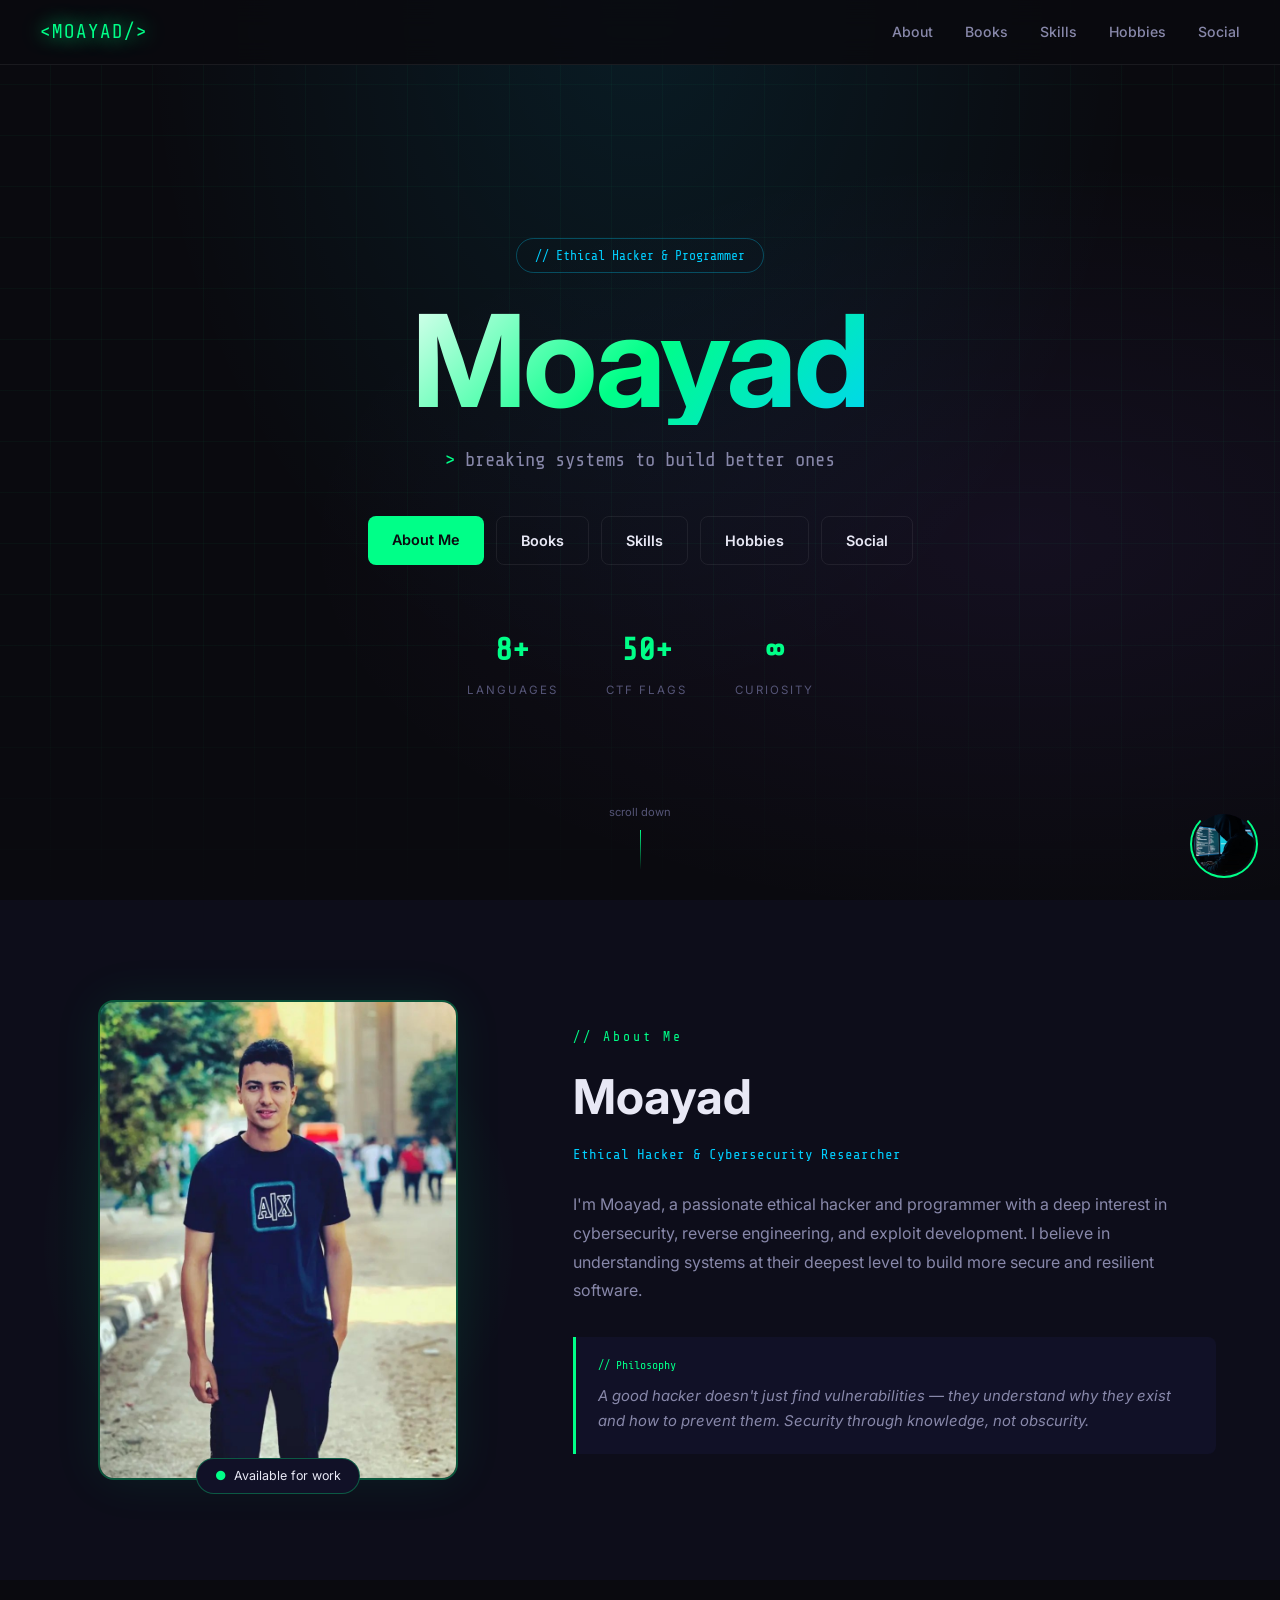
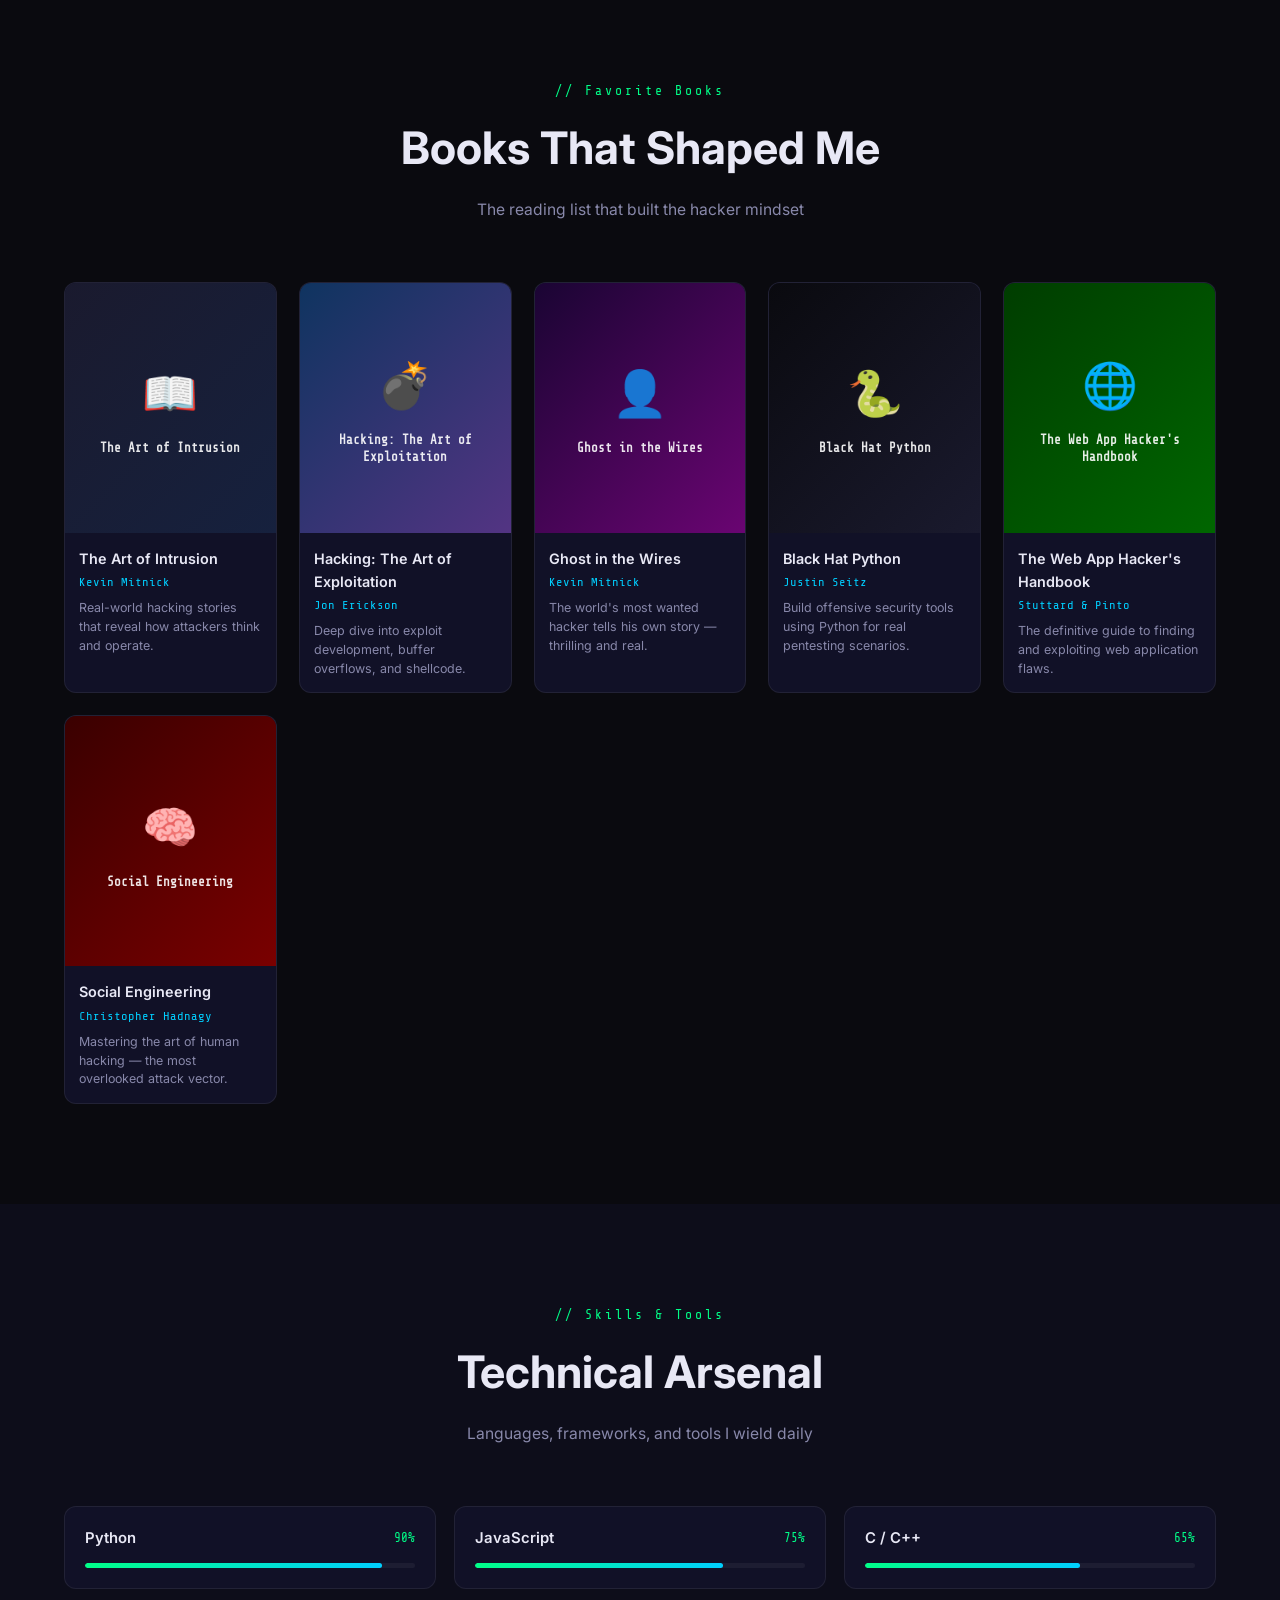
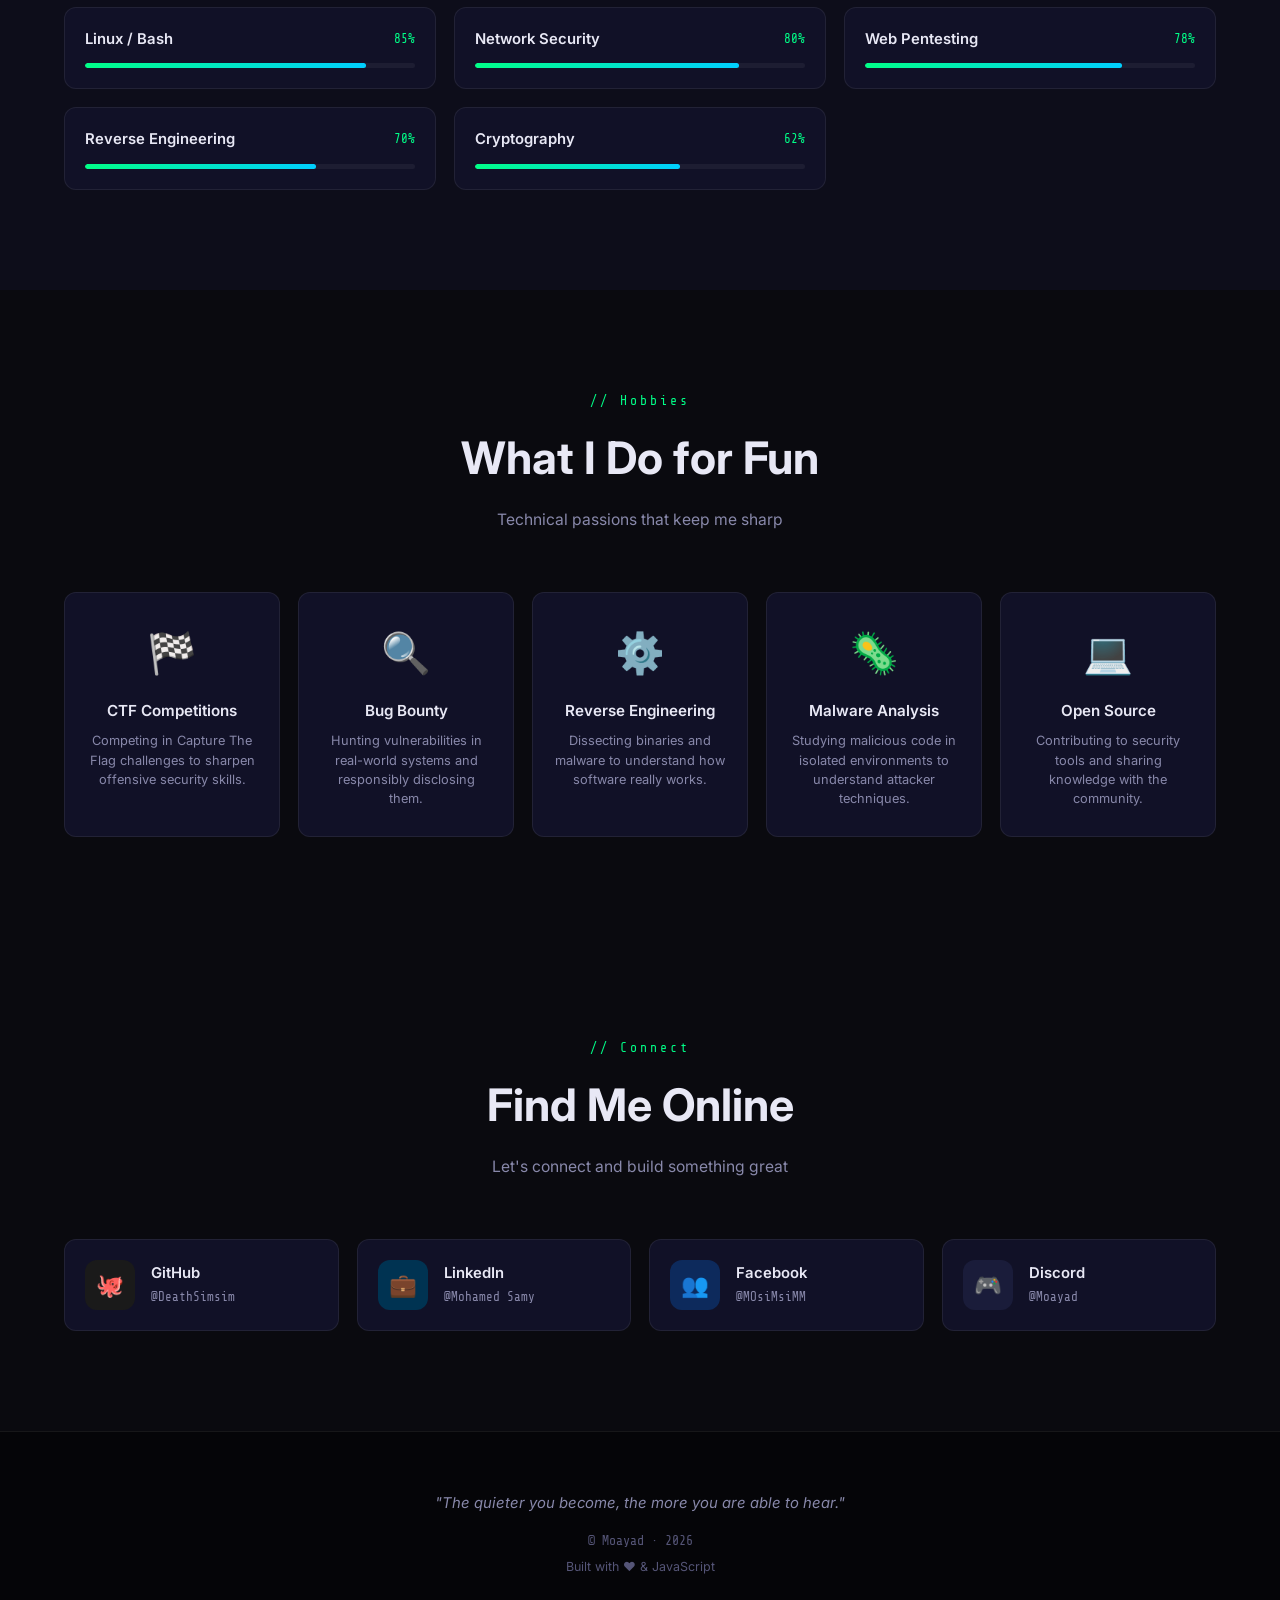
<file: index.html>
<!DOCTYPE html>
<html lang="en" xmlns:th="http://www.thymeleaf.org">

<head>
    <meta charset="UTF-8">
    <meta name="viewport" content="width=device-width, initial-scale=1.0">
    <title>Moayad — Ethical Hacker</title>
    <meta name="description" content="Personal portfolio of Moayad — Ethical Hacker & Cybersecurity Researcher">
    <link rel="preconnect" href="https://fonts.googleapis.com">
    <link rel="preconnect" href="https://fonts.gstatic.com" crossorigin>
    <link
        href="https://fonts.googleapis.com/css2?family=Inter:wght@300;400;500;600;700&family=Share+Tech+Mono&display=swap"
        rel="stylesheet">
    <link rel="stylesheet" href="assets/css/main.css">
    <link rel="icon" href="assets/imgs/logo.ico">
</head>

<body>

    <!-- NAVBAR -->
    <nav id="navbar">
        <div class="nav-inner">
            <a href="#home" class="nav-logo">&lt;MOAYAD/&gt;</a>
            <button class="nav-toggle" id="nav-toggle" aria-label="Toggle menu">
                <span></span><span></span><span></span>
            </button>
            <ul class="nav-links" id="nav-links">
                <li><a href="#about">About</a></li>
                <li><a href="#books">Books</a></li>
                <li><a href="#skills">Skills</a></li>
                <li><a href="#hobbies">Hobbies</a></li>
                <li><a href="#social">Social</a></li>
            </ul>
        </div>
    </nav>

    <!-- HERO -->
    <section id="home" class="hero">
        <div class="hero-bg-grid"></div>
        <div class="hero-content">
            <div class="hero-badge">// Ethical Hacker &amp; Programmer</div>
            <h1 id="site-name">Moayad</h1>
            <p id="site-tagline" class="hero-tagline">breaking systems to build better ones</p>
            <div class="hero-nav-btns">
                <a href="#about" class="btn btn-primary">About Me</a>
                <a href="#books" class="btn btn-ghost">Books</a>
                <a href="#skills" class="btn btn-ghost">Skills</a>
                <a href="#hobbies" class="btn btn-ghost">Hobbies</a>
                <a href="#social" class="btn btn-ghost">Social</a>
            </div>
            <div class="hero-stats">
                <div class="stat"><span class="stat-num">8+</span><span class="stat-label">Languages</span></div>
                <div class="stat"><span class="stat-num">50+</span><span class="stat-label">CTF Flags</span></div>
                <div class="stat"><span class="stat-num">∞</span><span class="stat-label">Curiosity</span></div>
            </div>
        </div>
        <div class="hero-scroll-hint">
            <span>scroll down</span>
            <div class="scroll-line"></div>
        </div>
    </section>

    <!-- ABOUT -->
    <section id="about" class="section reveal">
        <div class="section-inner about-inner">
            <div class="about-image-wrap">
                <div class="about-img-glow"></div>
                <img id="about-img" src="assets/imgs/me.jpg" alt="Moayad" class="about-img">
                <div class="about-img-badge"><span class="blink">●</span> Available for work</div>
            </div>
            <div class="about-content">
                <div class="section-label">// About Me</div>
                <h2 id="about-name">Moayad</h2>
                <div id="about-specialty" class="about-specialty">Ethical Hacker &amp; Cybersecurity Researcher</div>
                <p id="about-bio" class="about-bio">I'm Moayad, a passionate ethical hacker and programmer with a deep
                    interest in cybersecurity, reverse engineering, and exploit development. I believe in understanding
                    systems at their deepest level to build more secure and resilient software.</p>
                <div class="about-philosophy">
                    <div class="philosophy-label">// Philosophy</div>
                    <blockquote id="about-philosophy">A good hacker doesn't just find vulnerabilities — they understand
                        why they exist and how to prevent them. Security through knowledge, not obscurity.</blockquote>
                </div>
            </div>
        </div>
    </section>

    <!-- BOOKS -->
    <section id="books" class="section reveal">
        <div class="section-inner">
            <div class="section-header">
                <div class="section-label">// Favorite Books</div>
                <h2 class="section-title">Books That Shaped Me</h2>
                <p class="section-subtitle">The reading list that built the hacker mindset</p>
            </div>
            <div id="books-grid" class="books-grid"></div>
        </div>
    </section>

    <!-- SKILLS -->
    <section id="skills" class="section reveal">
        <div class="section-inner">
            <div class="section-header">
                <div class="section-label">// Skills &amp; Tools</div>
                <h2 class="section-title">Technical Arsenal</h2>
                <p class="section-subtitle">Languages, frameworks, and tools I wield daily</p>
            </div>
            <div id="skills-list" class="skills-list"></div>
        </div>
    </section>

    <!-- HOBBIES -->
    <section id="hobbies" class="section reveal">
        <div class="section-inner">
            <div class="section-header">
                <div class="section-label">// Hobbies</div>
                <h2 class="section-title">What I Do for Fun</h2>
                <p class="section-subtitle">Technical passions that keep me sharp</p>
            </div>
            <div id="hobbies-list" class="hobbies-grid"></div>
        </div>
    </section>

    <!-- SOCIAL -->
    <section id="social" class="section reveal">
        <div class="section-inner">
            <div class="section-header">
                <div class="section-label">// Connect</div>
                <h2 class="section-title">Find Me Online</h2>
                <p class="section-subtitle">Let's connect and build something great</p>
            </div>
            <div id="social-grid" class="social-grid"></div>
        </div>
    </section>

    <!-- FOOTER -->
    <footer id="footer">
        <div class="footer-inner">
            <p class="footer-quote">"The quieter you become, the more you are able to hear."</p>
            <p class="footer-copy">© <span id="footer-name">Moayad</span> · <span id="footer-year">2026</span></p>
            <p class="footer-tag">Built with ❤️ &amp; JavaScript</p>
        </div>
    </footer>

    <!-- FLOATING AVATAR -->
    <button id="avatar-btn" aria-label="Open admin panel">
        <img src="assets/imgs/hacker1.jpg" alt="Admin" id="avatar-btn-img">
        <div class="avatar-ring"></div>
    </button>

    <!-- ADMIN MODAL -->
    <div id="admin-modal" class="modal-overlay" role="dialog" aria-modal="true">
        <div class="modal-box">
            <div class="modal-icon">🔐</div>
            <h3>Admin Access</h3>
            <p class="modal-sub">Enter password to access the control panel</p>
            <form id="admin-form">
                <input type="password" id="admin-pass" placeholder="Enter password..." autocomplete="current-password">
                <div id="admin-error" class="admin-error" aria-live="polite"></div>
                <button type="submit" class="btn btn-primary btn-full">Unlock Panel</button>
            </form>
            <button class="modal-close" id="modal-close-btn" aria-label="Close">×</button>
        </div>
    </div>

    <!-- SIDEBAR OVERLAY -->
    <div th:if="${session.ADMIN == true}" id="sidebar-overlay" class="sidebar-overlay"></div>

    <!-- SIDEBAR -->
    <aside th:if="${session.ADMIN == true}" id="sidebar" role="complementary" aria-label="Admin Panel">
        <div class="sidebar-header">
            <div class="sidebar-profile">
                <img id="sb-avatar" src="assets/imgs/hacker1.jpg" alt="Profile">
                <div>
                    <div id="sb-name-display" class="sb-name">Moayad</div>
                    <div id="sb-spec-display" class="sb-spec">Ethical Hacker</div>
                </div>
            </div>
            <button id="sidebar-close" class="sidebar-close-btn" aria-label="Close">×</button>
        </div>

        <div class="sidebar-tabs">
            <button class="sb-tab active" data-tab="profile">Profile</button>
            <button class="sb-tab" data-tab="books">Books</button>
            <button class="sb-tab" data-tab="social">Social</button>
        </div>

        <div class="sidebar-body">

            <!-- PROFILE TAB -->
            <div id="tab-profile" class="sb-tab-content active">
                <div class="sb-group">
                    <label>Name</label>
                    <input type="text" id="edit-name" placeholder="Your name">
                </div>
                <div class="sb-group">
                    <label>Tagline</label>
                    <input type="text" id="edit-tagline" placeholder="Your tagline">
                </div>
                <div class="sb-group">
                    <label>Specialty</label>
                    <input type="text" id="edit-specialty" placeholder="Your specialty">
                </div>
                <div class="sb-group">
                    <label>Bio</label>
                    <textarea id="edit-bio" rows="4" placeholder="About you..."></textarea>
                </div>
                <div class="sb-group">
                    <label>Philosophy</label>
                    <textarea id="edit-philosophy" rows="3" placeholder="Your philosophy..."></textarea>
                </div>
                <div class="sb-section-title">Skills</div>
                <div id="sb-skills-list"></div>
                <button class="btn-add" id="add-skill-btn">+ Add Skill</button>
                <div class="sb-section-title">Hobbies</div>
                <div id="sb-hobbies-list"></div>
                <button class="btn-add" id="add-hobby-btn">+ Add Hobby</button>
                <button class="btn btn-primary btn-full save-btn" id="save-profile-btn">💾 Save Changes</button>
            </div>

            <!-- BOOKS TAB -->
            <div id="tab-books" class="sb-tab-content">
                <div id="sb-books-list"></div>
                <button class="btn-add" id="add-book-btn">+ Add Book</button>
            </div>

            <!-- SOCIAL TAB -->
            <div id="tab-social" class="sb-tab-content">
                <div id="sb-social-list"></div>
                <button class="btn-add" id="add-social-btn">+ Add Social Link</button>
                <button class="btn btn-primary btn-full save-btn" id="save-social-btn">💾 Save Social</button>
            </div>

        </div>
    </aside>

    <script src="assets/js/main.js"></script>
</body>

</html>
</file>
<file: assets/css/main.css>
/* ===== IMPORTS ===== */
@import url('https://fonts.googleapis.com/css2?family=Inter:wght@300;400;500;600;700&family=Share+Tech+Mono&display=swap');

/* ===== RESET ===== */
*,
*::before,
*::after {
    box-sizing: border-box;
    margin: 0;
    padding: 0;
}

/* ===== CSS VARIABLES ===== */
:root {
    --bg: #0a0a0f;
    --bg2: #0d0d1a;
    --bg-card: #111127;
    --bg-card2: #13132b;
    --accent: #00ff88;
    --accent2: #00cfff;
    --accent3: #9b59ff;
    --text: #e8e8f5;
    --text2: #8888aa;
    --text3: #555577;
    --border: rgba(255, 255, 255, 0.07);
    --border-a: rgba(0, 255, 136, 0.3);
    --font-mono: 'Share Tech Mono', monospace;
    --font: 'Inter', sans-serif;
    --r: 12px;
    --r2: 8px;
    --tr: 0.3s ease;
}

html {
    scroll-behavior: smooth;
}

body {
    background: var(--bg);
    color: var(--text);
    font-family: var(--font);
    line-height: 1.6;
    overflow-x: hidden;
}

a {
    color: inherit;
    text-decoration: none;
}

img {
    max-width: 100%;
    display: block;
}

::-webkit-scrollbar {
    width: 5px;
}

::-webkit-scrollbar-track {
    background: var(--bg2);
}

::-webkit-scrollbar-thumb {
    background: var(--accent);
    border-radius: 3px;
}

/* ===== NAVBAR ===== */
#navbar {
    position: fixed;
    top: 0;
    left: 0;
    right: 0;
    z-index: 900;
    padding: 0 24px;
    background: rgba(10, 10, 15, 0.85);
    -webkit-backdrop-filter: blur(14px);
    backdrop-filter: blur(14px);
    border-bottom: 1px solid var(--border);
    transition: var(--tr);
}

.nav-inner {
    max-width: 1200px;
    margin: 0 auto;
    height: 64px;
    display: flex;
    align-items: center;
    justify-content: space-between;
}

.nav-logo {
    font-family: var(--font-mono);
    font-size: 1.2rem;
    color: var(--accent);
    letter-spacing: 2px;
    text-shadow: 0 0 20px var(--accent);
    transition: var(--tr);
}

.nav-logo:hover {
    opacity: 0.75;
}

.nav-links {
    display: flex;
    list-style: none;
    gap: 32px;
}

.nav-links a {
    font-size: 0.88rem;
    color: var(--text2);
    font-weight: 500;
    transition: var(--tr);
    position: relative;
}

.nav-links a::after {
    content: '';
    position: absolute;
    bottom: -4px;
    left: 0;
    width: 0;
    height: 2px;
    background: var(--accent);
    transition: var(--tr);
}

.nav-links a:hover {
    color: var(--accent);
}

.nav-links a:hover::after {
    width: 100%;
}

.nav-toggle {
    display: none;
    flex-direction: column;
    gap: 5px;
    background: none;
    border: none;
    cursor: pointer;
    padding: 4px;
}

.nav-toggle span {
    display: block;
    width: 24px;
    height: 2px;
    background: var(--text);
    transition: var(--tr);
}

.nav-links.open {
    display: flex;
}

/* ===== BUTTONS ===== */
.btn {
    display: inline-block;
    padding: 12px 24px;
    border-radius: var(--r2);
    font-family: var(--font);
    font-size: 0.9rem;
    font-weight: 600;
    cursor: pointer;
    transition: var(--tr);
    border: none;
    text-align: center;
}

.btn-primary {
    background: var(--accent);
    color: #0a0a0f;
}

.btn-primary:hover {
    background: #00dd77;
    box-shadow: 0 0 20px rgba(0, 255, 136, 0.4);
    transform: translateY(-2px);
}

.btn-ghost {
    background: transparent;
    color: var(--text);
    border: 1px solid var(--border);
}

.btn-ghost:hover {
    border-color: var(--accent);
    color: var(--accent);
    transform: translateY(-2px);
}

.btn-full {
    width: 100%;
    display: block;
}

.btn-add {
    display: block;
    width: 100%;
    margin-top: 8px;
    padding: 9px;
    background: transparent;
    border: 1px dashed var(--border);
    color: var(--text2);
    font-size: 0.82rem;
    border-radius: var(--r2);
    cursor: pointer;
    font-family: var(--font);
    transition: var(--tr);
}

.btn-add:hover {
    border-color: var(--accent);
    color: var(--accent);
}

/* ===== SECTIONS ===== */
.section {
    padding: 100px 0;
    position: relative;
}

.section-inner {
    max-width: 1200px;
    margin: 0 auto;
    padding: 0 24px;
}

.section-header {
    text-align: center;
    margin-bottom: 60px;
}

.section-label {
    font-family: var(--font-mono);
    font-size: 0.82rem;
    color: var(--accent);
    letter-spacing: 3px;
    margin-bottom: 12px;
}

.section-title {
    font-size: clamp(2rem, 5vw, 2.8rem);
    font-weight: 700;
    margin-bottom: 12px;
}

.section-subtitle {
    color: var(--text2);
    font-size: 0.98rem;
}

/* Scroll Reveal */
.reveal {
    opacity: 0;
    transform: translateY(40px);
    transition: opacity 0.7s ease, transform 0.7s ease;
}

.reveal.visible {
    opacity: 1;
    transform: translateY(0);
}

/* ===== HERO ===== */
.hero {
    min-height: 100vh;
    display: flex;
    flex-direction: column;
    align-items: center;
    justify-content: center;
    text-align: center;
    position: relative;
    overflow: hidden;
    padding: 80px 24px 40px;
}

.hero-bg-grid {
    position: absolute;
    inset: 0;
    background:
        linear-gradient(to bottom, transparent 70%, var(--bg) 100%),
        repeating-linear-gradient(0deg, transparent, transparent 50px, rgba(0, 255, 136, 0.03) 50px, rgba(0, 255, 136, 0.03) 51px),
        repeating-linear-gradient(90deg, transparent, transparent 50px, rgba(0, 255, 136, 0.03) 50px, rgba(0, 255, 136, 0.03) 51px);
    background-color: var(--bg);
    z-index: 0;
}

.hero-bg-grid::after {
    content: '';
    position: absolute;
    inset: 0;
    background:
        radial-gradient(ellipse at center top, rgba(0, 207, 255, 0.09) 0%, transparent 55%),
        radial-gradient(ellipse at 80% 60%, rgba(155, 89, 255, 0.07) 0%, transparent 50%);
}

.hero-content {
    position: relative;
    z-index: 1;
}

.hero-badge {
    display: inline-block;
    font-family: var(--font-mono);
    font-size: 0.82rem;
    color: var(--accent2);
    border: 1px solid rgba(0, 207, 255, 0.3);
    padding: 6px 18px;
    border-radius: 100px;
    margin-bottom: 24px;
    animation: fadeDown 0.8s ease forwards;
}

.hero h1 {
    font-size: clamp(3.5rem, 11vw, 8rem);
    font-weight: 700;
    line-height: 1;
    letter-spacing: -3px;
    background: linear-gradient(135deg, #fff 0%, var(--accent) 50%, var(--accent2) 100%);
    -webkit-background-clip: text;
    -webkit-text-fill-color: transparent;
    background-clip: text;
    animation: fadeUp 0.9s ease 0.2s both;
    margin-bottom: 20px;
}

.hero-tagline {
    font-size: clamp(0.95rem, 2.5vw, 1.2rem);
    color: var(--text2);
    font-family: var(--font-mono);
    margin-bottom: 40px;
    animation: fadeUp 0.9s ease 0.4s both;
}

.hero-tagline::before {
    content: '> ';
    color: var(--accent);
}

.hero-nav-btns {
    display: flex;
    flex-wrap: wrap;
    gap: 12px;
    justify-content: center;
    margin-bottom: 60px;
    animation: fadeUp 0.9s ease 0.6s both;
}

.hero-stats {
    display: flex;
    gap: 48px;
    justify-content: center;
    animation: fadeUp 0.9s ease 0.8s both;
}

.stat {
    text-align: center;
}

.stat-num {
    display: block;
    font-family: var(--font-mono);
    font-size: 2rem;
    color: var(--accent);
    font-weight: 700;
}

.stat-label {
    font-size: 0.72rem;
    color: var(--text3);
    text-transform: uppercase;
    letter-spacing: 2px;
}

.hero-scroll-hint {
    position: absolute;
    bottom: 30px;
    left: 50%;
    transform: translateX(-50%);
    z-index: 1;
    display: flex;
    flex-direction: column;
    align-items: center;
    gap: 8px;
    color: var(--text3);
    font-size: 0.7rem;
    animation: pulse 2s ease infinite;
}

.scroll-line {
    width: 1px;
    height: 40px;
    background: linear-gradient(to bottom, var(--accent), transparent);
}

/* ===== ABOUT ===== */
#about {
    background: var(--bg2);
}

.about-inner {
    display: grid;
    grid-template-columns: 1fr 1.5fr;
    gap: 80px;
    align-items: center;
}

.about-image-wrap {
    position: relative;
}

.about-img-glow {
    position: absolute;
    inset: -20px;
    background: radial-gradient(circle, rgba(0, 255, 136, 0.12) 0%, transparent 70%);
    border-radius: 50%;
}

.about-img {
    width: 100%;
    max-width: 360px;
    margin: 0 auto;
    border-radius: 16px;
    border: 2px solid var(--border-a);
    box-shadow: 0 0 50px rgba(0, 255, 136, 0.08);
    position: relative;
    z-index: 1;
    object-fit: cover;
    aspect-ratio: 3/4;
}

.about-img-badge {
    position: absolute;
    bottom: -14px;
    left: 50%;
    transform: translateX(-50%);
    background: var(--bg-card);
    border: 1px solid var(--border-a);
    padding: 7px 18px;
    border-radius: 100px;
    font-size: 0.78rem;
    white-space: nowrap;
    z-index: 2;
    display: flex;
    align-items: center;
    gap: 8px;
}

.blink {
    color: var(--accent);
    animation: blink 1.5s ease infinite;
}

.about-content .section-label {
    text-align: left;
}

.about-content h2 {
    font-size: clamp(2rem, 4vw, 3rem);
    font-weight: 700;
    margin-bottom: 8px;
}

.about-specialty {
    font-family: var(--font-mono);
    color: var(--accent2);
    font-size: 0.88rem;
    margin-bottom: 24px;
}

.about-bio {
    color: var(--text2);
    line-height: 1.8;
    margin-bottom: 32px;
    font-size: 1rem;
}

.about-philosophy {
    background: var(--bg-card);
    border-left: 3px solid var(--accent);
    padding: 20px 22px;
    border-radius: 0 var(--r2) var(--r2) 0;
}

.philosophy-label {
    font-family: var(--font-mono);
    font-size: 0.72rem;
    color: var(--accent);
    margin-bottom: 8px;
}

.about-philosophy blockquote {
    color: var(--text2);
    font-style: italic;
    line-height: 1.7;
    font-size: 0.93rem;
}

/* ===== BOOKS ===== */
.books-grid {
    display: grid;
    grid-template-columns: repeat(auto-fill, minmax(190px, 1fr));
    gap: 22px;
}

.book-card {
    background: var(--bg-card);
    border-radius: var(--r);
    overflow: hidden;
    border: 1px solid var(--border);
    transition: var(--tr);
    cursor: default;
}

.book-card:hover {
    border-color: var(--border-a);
    transform: translateY(-6px);
    box-shadow: 0 20px 40px rgba(0, 0, 0, 0.4);
}

.book-card:hover .book-cover-placeholder {
    transform: scale(1.04);
}

.book-cover-wrap {
    height: 250px;
    overflow: hidden;
    position: relative;
}

.book-cover {
    width: 100%;
    height: 100%;
    object-fit: cover;
    transition: transform 0.5s ease;
}

.book-cover-placeholder {
    width: 100%;
    height: 100%;
    display: flex;
    flex-direction: column;
    align-items: center;
    justify-content: center;
    padding: 20px;
    text-align: center;
    font-family: var(--font-mono);
    transition: transform 0.5s ease;
}

.book-cover-placeholder .book-icon {
    font-size: 2.8rem;
    margin-bottom: 10px;
}

.book-cover-placeholder .book-cover-title {
    font-size: 0.78rem;
    color: rgba(255, 255, 255, 0.9);
    font-weight: 600;
    line-height: 1.3;
}

.book-info {
    padding: 14px;
}

.book-title {
    font-size: 0.9rem;
    font-weight: 600;
    margin-bottom: 3px;
}

.book-author {
    font-size: 0.76rem;
    color: var(--accent2);
    font-family: var(--font-mono);
    margin-bottom: 7px;
}

.book-desc {
    font-size: 0.78rem;
    color: var(--text2);
    line-height: 1.5;
}

/* ===== SKILLS ===== */
#skills {
    background: var(--bg2);
}

.skills-list {
    display: grid;
    grid-template-columns: repeat(auto-fill, minmax(280px, 1fr));
    gap: 18px;
}

.skill-item {
    background: var(--bg-card);
    border: 1px solid var(--border);
    border-radius: var(--r);
    padding: 20px;
    transition: var(--tr);
}

.skill-item:hover {
    border-color: var(--border-a);
}

.skill-header {
    display: flex;
    justify-content: space-between;
    align-items: center;
    margin-bottom: 12px;
}

.skill-name {
    font-weight: 600;
    font-size: 0.93rem;
}

.skill-pct {
    font-family: var(--font-mono);
    font-size: 0.78rem;
    color: var(--accent);
}

.skill-bar {
    height: 5px;
    background: rgba(255, 255, 255, 0.05);
    border-radius: 100px;
    overflow: hidden;
}

.skill-fill {
    height: 100%;
    background: linear-gradient(90deg, var(--accent), var(--accent2));
    border-radius: 100px;
    width: 0;
    transition: width 1s ease 0.3s;
}

/* ===== HOBBIES ===== */
.hobbies-grid {
    display: grid;
    grid-template-columns: repeat(auto-fill, minmax(210px, 1fr));
    gap: 18px;
}

.hobby-card {
    background: var(--bg-card);
    border: 1px solid var(--border);
    border-radius: var(--r);
    padding: 28px 20px;
    text-align: center;
    transition: var(--tr);
}

.hobby-card:hover {
    border-color: rgba(155, 89, 255, 0.4);
    transform: translateY(-5px);
    box-shadow: 0 10px 30px rgba(155, 89, 255, 0.1);
}

.hobby-icon {
    font-size: 2.5rem;
    margin-bottom: 14px;
    display: block;
}

.hobby-name {
    font-weight: 600;
    font-size: 0.95rem;
    margin-bottom: 8px;
}

.hobby-desc {
    font-size: 0.8rem;
    color: var(--text2);
    line-height: 1.5;
}

/* ===== SOCIAL ===== */
.social-grid {
    display: grid;
    grid-template-columns: repeat(auto-fill, minmax(240px, 1fr));
    gap: 18px;
}

.social-card {
    display: flex;
    align-items: center;
    gap: 16px;
    background: var(--bg-card);
    border: 1px solid var(--border);
    border-radius: var(--r);
    padding: 20px;
    transition: var(--tr);
    text-decoration: none;
}

.social-card:hover {
    border-color: var(--border-a);
    transform: translateY(-4px);
    box-shadow: 0 10px 28px rgba(0, 0, 0, 0.3);
}

.social-icon {
    width: 50px;
    height: 50px;
    border-radius: 12px;
    display: flex;
    align-items: center;
    justify-content: center;
    font-size: 1.4rem;
    flex-shrink: 0;
}

.social-platform {
    font-weight: 600;
    font-size: 0.93rem;
    margin-bottom: 2px;
}

.social-handle {
    font-size: 0.78rem;
    color: var(--text2);
    font-family: var(--font-mono);
}

/* ===== FOOTER ===== */
footer {
    background: #050508;
    border-top: 1px solid var(--border);
    padding: 60px 24px;
    text-align: center;
}

.footer-inner {
    max-width: 600px;
    margin: 0 auto;
}

.footer-quote {
    font-style: italic;
    color: var(--text2);
    margin-bottom: 14px;
    font-size: 0.93rem;
}

.footer-copy {
    font-family: var(--font-mono);
    font-size: 0.82rem;
    color: var(--text3);
    margin-bottom: 6px;
}

.footer-tag {
    font-size: 0.78rem;
    color: var(--text3);
}

/* ===== FLOATING AVATAR ===== */
#avatar-btn {
    position: fixed;
    bottom: 26px;
    right: 26px;
    z-index: 800;
    width: 60px;
    height: 60px;
    border-radius: 50%;
    border: none;
    cursor: pointer;
    padding: 0;
    overflow: visible;
    background: var(--bg-card);
    transition: var(--tr);
}

#avatar-btn:hover {
    transform: scale(1.1);
}

#avatar-btn img {
    width: 100%;
    height: 100%;
    object-fit: cover;
    border-radius: 50%;
    position: relative;
    z-index: 1;
}

.avatar-ring {
    position: absolute;
    inset: -4px;
    border-radius: 50%;
    border: 2px solid var(--accent);
    border-top-color: transparent;
    animation: spin 3s linear infinite;
    z-index: 0;
}

/* ===== ADMIN MODAL ===== */
.modal-overlay {
    position: fixed;
    inset: 0;
    z-index: 1100;
    background: rgba(0, 0, 0, 0.86);
    display: flex;
    align-items: center;
    justify-content: center;
    backdrop-filter: blur(5px);
    opacity: 0;
    pointer-events: none;
    transition: opacity 0.3s ease;
}

.modal-overlay.active {
    opacity: 1;
    pointer-events: all;
}

.modal-box {
    background: var(--bg-card2);
    border: 1px solid var(--border-a);
    border-radius: var(--r);
    padding: 40px;
    width: 100%;
    max-width: 420px;
    position: relative;
    text-align: center;
}

.modal-icon {
    font-size: 2.5rem;
    margin-bottom: 14px;
}

.modal-box h3 {
    font-size: 1.4rem;
    margin-bottom: 7px;
}

.modal-sub {
    color: var(--text2);
    font-size: 0.88rem;
    margin-bottom: 28px;
}

#admin-form input {
    width: 100%;
    background: rgba(255, 255, 255, 0.05);
    border: 1px solid var(--border);
    color: var(--text);
    border-radius: var(--r2);
    padding: 12px 16px;
    font-size: 0.93rem;
    margin-bottom: 10px;
    outline: none;
    font-family: var(--font-mono);
    transition: var(--tr);
}

#admin-form input:focus {
    border-color: var(--accent);
}

.admin-error {
    color: #ff4466;
    font-size: 0.8rem;
    margin-bottom: 10px;
    min-height: 18px;
}

.modal-close {
    position: absolute;
    top: 12px;
    right: 16px;
    background: none;
    border: none;
    color: var(--text2);
    font-size: 1.5rem;
    cursor: pointer;
    transition: var(--tr);
}

.modal-close:hover {
    color: var(--text);
}

/* ===== SIDEBAR ===== */
.sidebar-overlay {
    position: fixed;
    inset: 0;
    z-index: 999;
    background: rgba(0, 0, 0, 0.5);
    opacity: 0;
    pointer-events: none;
    transition: opacity 0.3s ease;
    backdrop-filter: blur(2px);
}

.sidebar-overlay.active {
    opacity: 1;
    pointer-events: all;
}

#sidebar {
    position: fixed;
    top: 0;
    right: 0;
    bottom: 0;
    width: 380px;
    max-width: 100%;
    z-index: 1000;
    background: #0d0d1f;
    border-left: 1px solid var(--border);
    transform: translateX(100%);
    transition: transform 0.4s cubic-bezier(0.4, 0, 0.2, 1);
    display: flex;
    flex-direction: column;
    overflow: hidden;
}

#sidebar.active {
    transform: translateX(0);
}

.sidebar-header {
    display: flex;
    align-items: center;
    justify-content: space-between;
    padding: 18px 20px;
    border-bottom: 1px solid var(--border);
    background: var(--bg-card);
    flex-shrink: 0;
}

.sidebar-profile {
    display: flex;
    align-items: center;
    gap: 12px;
}

.sidebar-profile img {
    width: 46px;
    height: 46px;
    border-radius: 50%;
    object-fit: cover;
    border: 2px solid var(--accent);
}

.sb-name {
    font-weight: 600;
    font-size: 0.92rem;
}

.sb-spec {
    font-size: 0.76rem;
    color: var(--accent);
    font-family: var(--font-mono);
}

.sidebar-close-btn {
    background: none;
    border: none;
    color: var(--text2);
    font-size: 1.5rem;
    cursor: pointer;
    transition: var(--tr);
}

.sidebar-close-btn:hover {
    color: var(--text);
}

.sidebar-tabs {
    display: flex;
    border-bottom: 1px solid var(--border);
    background: var(--bg-card);
    flex-shrink: 0;
}

.sb-tab {
    flex: 1;
    padding: 11px 6px;
    background: none;
    border: none;
    color: var(--text2);
    font-size: 0.78rem;
    font-family: var(--font);
    cursor: pointer;
    border-bottom: 2px solid transparent;
    transition: var(--tr);
}

.sb-tab.active {
    color: var(--accent);
    border-bottom-color: var(--accent);
}

.sidebar-body {
    flex: 1;
    overflow-y: auto;
    padding: 18px;
}

.sb-tab-content {
    display: none;
}

.sb-tab-content.active {
    display: block;
}

.sb-group {
    margin-bottom: 14px;
}

.sb-group>label:first-child {
    display: block;
    font-size: 0.78rem;
    color: var(--text2);
    margin-bottom: 5px;
    font-weight: 500;
}

.sb-group input[type="text"],
.sb-group input[type="url"],
.sb-group textarea {
    width: 100%;
    background: rgba(255, 255, 255, 0.05);
    border: 1px solid var(--border);
    color: var(--text);
    border-radius: var(--r2);
    padding: 9px 12px;
    font-size: 0.83rem;
    outline: none;
    font-family: var(--font);
    resize: vertical;
    transition: var(--tr);
}

.sb-group input:focus,
.sb-group textarea:focus {
    border-color: var(--accent);
}

.sb-section-title {
    font-family: var(--font-mono);
    font-size: 0.7rem;
    color: var(--accent);
    letter-spacing: 2px;
    margin: 22px 0 10px;
    border-top: 1px solid var(--border);
    padding-top: 14px;
}

.save-btn {
    margin-top: 22px;
}

/* Skill row */
.sb-skill-row {
    display: grid;
    grid-template-columns: 1fr 56px 30px;
    gap: 6px;
    margin-bottom: 7px;
    align-items: center;
}

.sb-skill-row input {
    background: rgba(255, 255, 255, 0.05);
    border: 1px solid var(--border);
    color: var(--text);
    border-radius: var(--r2);
    padding: 7px 9px;
    font-size: 0.8rem;
    outline: none;
    width: 100%;
    transition: var(--tr);
}

.sb-skill-row input:focus {
    border-color: var(--accent);
}

.sb-skill-row input[type="number"] {
    text-align: center;
}

.sb-del-btn {
    background: rgba(255, 68, 102, 0.1);
    border: 1px solid rgba(255, 68, 102, 0.3);
    color: #ff4466;
    border-radius: 6px;
    cursor: pointer;
    width: 30px;
    height: 30px;
    font-size: 0.85rem;
    transition: var(--tr);
}

.sb-del-btn:hover {
    background: rgba(255, 68, 102, 0.25);
}

/* Hobby row */
.sb-hobby-row {
    background: rgba(255, 255, 255, 0.02);
    border: 1px solid var(--border);
    border-radius: var(--r2);
    padding: 10px;
    margin-bottom: 7px;
}

.sb-hobby-top {
    display: grid;
    grid-template-columns: 44px 1fr 30px;
    gap: 6px;
    margin-bottom: 6px;
    align-items: center;
}

.sb-hobby-top input,
.sb-hobby-row .hobby-desc-input {
    background: rgba(255, 255, 255, 0.05);
    border: 1px solid var(--border);
    color: var(--text);
    border-radius: 6px;
    padding: 7px 9px;
    font-size: 0.8rem;
    outline: none;
    width: 100%;
    transition: var(--tr);
}

.sb-hobby-top input:focus,
.sb-hobby-row .hobby-desc-input:focus {
    border-color: var(--accent);
}

.sb-hobby-top input:first-child {
    text-align: center;
}

/* Book row */
.sb-book-row {
    background: rgba(255, 255, 255, 0.02);
    border: 1px solid var(--border);
    border-radius: var(--r2);
    padding: 12px;
    margin-bottom: 10px;
}

.sb-book-row input,
.sb-book-row textarea {
    width: 100%;
    background: rgba(255, 255, 255, 0.05);
    border: 1px solid var(--border);
    color: var(--text);
    border-radius: 6px;
    padding: 7px 10px;
    font-size: 0.8rem;
    outline: none;
    font-family: var(--font);
    margin-bottom: 6px;
    transition: var(--tr);
    resize: none;
}

.sb-book-row input:focus,
.sb-book-row textarea:focus {
    border-color: var(--accent);
}

.sb-book-actions {
    display: flex;
    gap: 6px;
    align-items: center;
    margin-top: 6px;
}

.sb-book-actions label {
    cursor: pointer;
}

/* Social row */
.sb-social-row {
    background: rgba(255, 255, 255, 0.02);
    border: 1px solid var(--border);
    border-radius: var(--r2);
    padding: 10px;
    margin-bottom: 8px;
}

.sb-social-row-top {
    display: grid;
    grid-template-columns: 1fr 1fr 30px;
    gap: 6px;
    margin-bottom: 6px;
    align-items: center;
}

.sb-social-row input,
.sb-social-row select {
    background: rgba(255, 255, 255, 0.05);
    border: 1px solid var(--border);
    color: var(--text);
    border-radius: 6px;
    padding: 7px 9px;
    font-size: 0.8rem;
    outline: none;
    width: 100%;
    transition: var(--tr);
}

.sb-social-row input:focus,
.sb-social-row select:focus {
    border-color: var(--accent);
}

.sb-social-row select option {
    background: #0d0d1f;
}

/* Toggle switch */
.toggle-row {
    display: flex;
    justify-content: space-between;
    align-items: center;
}

.toggle-switch {
    position: relative;
    display: inline-block;
    width: 46px;
    height: 24px;
}

.toggle-switch input {
    opacity: 0;
    width: 0;
    height: 0;
}

.toggle-slider {
    position: absolute;
    cursor: pointer;
    inset: 0;
    background: rgba(255, 255, 255, 0.1);
    border-radius: 100px;
    transition: var(--tr);
}

.toggle-slider::before {
    content: '';
    position: absolute;
    height: 18px;
    width: 18px;
    bottom: 3px;
    left: 3px;
    background: #fff;
    border-radius: 50%;
    transition: var(--tr);
}

.toggle-switch input:checked+.toggle-slider {
    background: var(--accent);
}

.toggle-switch input:checked+.toggle-slider::before {
    transform: translateX(22px);
    background: #0a0a0f;
}

/* Sidebar img preview */
.sb-img-preview {
    width: 100%;
    height: 140px;
    object-fit: cover;
    border-radius: var(--r2);
    margin-bottom: 8px;
}

/* ===== ANIMATIONS ===== */
@keyframes fadeDown {
    from {
        opacity: 0;
        transform: translateY(-20px);
    }

    to {
        opacity: 1;
        transform: translateY(0);
    }
}

@keyframes fadeUp {
    from {
        opacity: 0;
        transform: translateY(20px);
    }

    to {
        opacity: 1;
        transform: translateY(0);
    }
}

@keyframes blink {

    0%,
    100% {
        opacity: 1;
    }

    50% {
        opacity: 0;
    }
}

@keyframes spin {
    to {
        transform: rotate(360deg);
    }
}

@keyframes pulse {

    0%,
    100% {
        opacity: 1;
    }

    50% {
        opacity: 0.4;
    }
}

@keyframes heartbeat {

    0%,
    100% {
        transform: scale(1);
    }

    14% {
        transform: scale(1.15);
    }

    28% {
        transform: scale(1);
    }

    42% {
        transform: scale(1.1);
    }

    70% {
        transform: scale(1);
    }
}

/* ===== RESPONSIVE ===== */
@media (max-width: 900px) {
    .about-inner {
        grid-template-columns: 1fr;
        gap: 50px;
    }

    .about-img {
        max-width: 280px;
    }
}

@media (max-width: 768px) {
    .nav-toggle {
        display: flex;
    }

    .nav-links {
        display: none;
        position: absolute;
        top: 64px;
        left: 0;
        right: 0;
        flex-direction: column;
        gap: 0;
        background: rgba(10, 10, 15, 0.97);
        border-bottom: 1px solid var(--border);
        padding: 16px 0;
    }

    .nav-links.open {
        display: flex;
    }

    .nav-links li a {
        display: block;
        padding: 12px 24px;
    }

    .hero-stats {
        gap: 28px;
    }

    .hero-nav-btns .btn {
        font-size: 0.8rem;
        padding: 10px 16px;
    }

    .section {
        padding: 70px 0;
    }
}

@media (max-width: 480px) {
    #sidebar {
        width: 100%;
    }

    .hero h1 {
        letter-spacing: -1px;
    }

    .hero-stats {
        gap: 20px;
    }

    .stat-num {
        font-size: 1.5rem;
    }

    .books-grid {
        grid-template-columns: repeat(auto-fill, minmax(150px, 1fr));
    }
}
</file>
